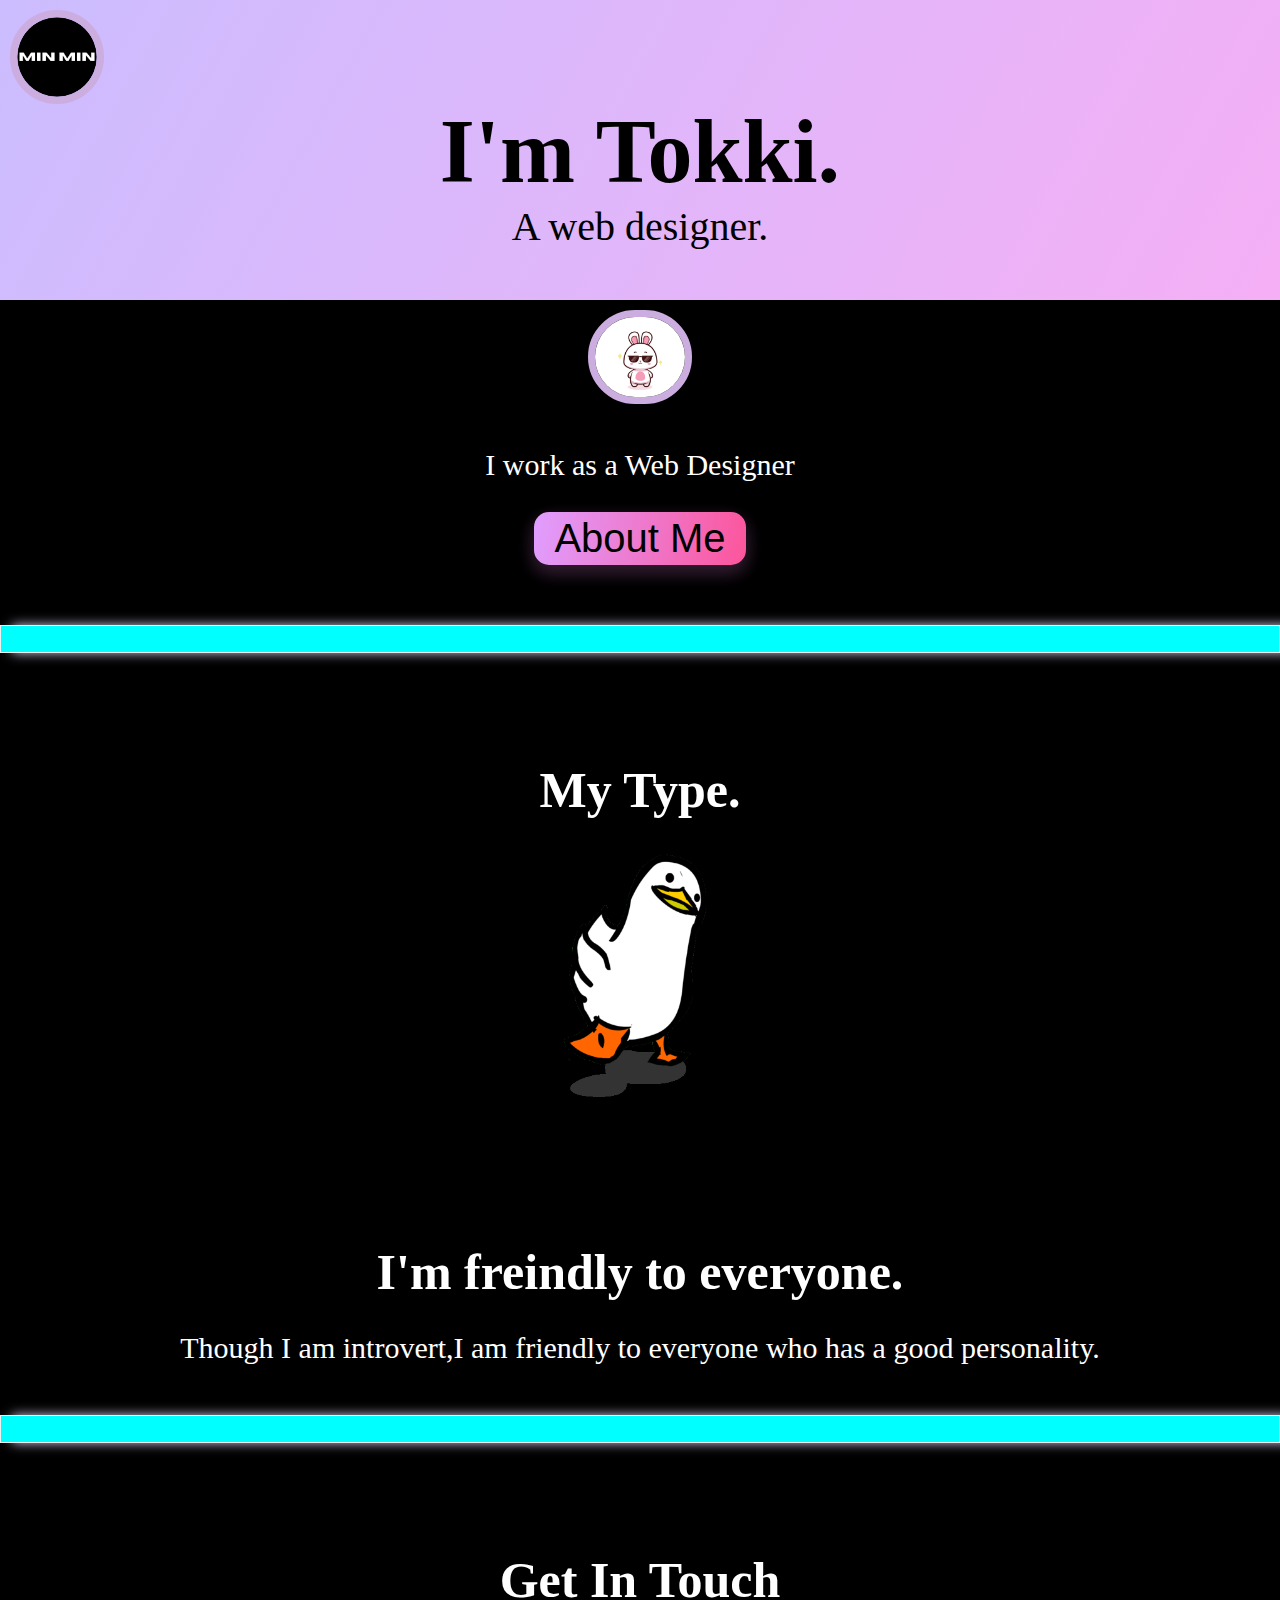
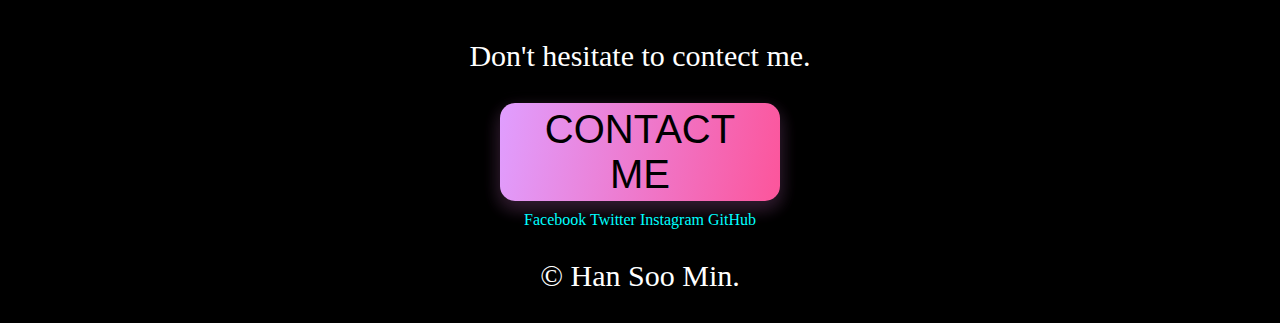
<file: cv-main/index.html>
<!DOCTYPE html>
<head>
    <meta charset="UTF-8">
    <title>Tokki.css</title>
    <link rel="stylesheet" href="styles.css">
    <link rel="icon" href="img/icon.png">
</head>
<body>
    <div class="top-container">
       <img class="logo" src="img/icon.png" alt="logo">
       <h1>I'm Tokki.</h1>
       <p class="me">A web designer.</p>
    </div>

    <div class="middle-container">
        <div class="profile">
          <img class="img" src="img/cool bunny.png" alt="mypic">
          <p>I work as a Web Designer</p>
          <a href="indx.html"><input type="button" class="button"
            value="About Me">
          </a>
        </div>
        <hr>
        <div class="type">
          <h3>My Type.</h3>
          <div class="typo">
           <img src="img/friendly.gif" id="dk"  alt="gif"> "">
            <h3>I'm freindly to everyone.</h3>
            <p>Though I am introvert,I am friendly to everyone who has a good personality.</p>
        </div>
    </div>
        <hr>
        <div class="contact-me">
           <h2>Get In Touch</h2>
           <p>Don't hesitate to contect me.</p>
           <a class="button-1"
            href="mailto:kimniv88@gmail.com">CONTACT ME</a>

           <a class="footer-link" href="https://facebook.com/">Facebook</a>
           <a class="footer-link" href="https://twitter.com/">Twitter</a>
           <a class="footer-link" href="https://instagram.com/">Instagram</a>
           <a class="footer-link"href="https://github.com/">GitHub</a>
           <p>© Han Soo Min.</p>
      </div>

</body>
</html>
</file>
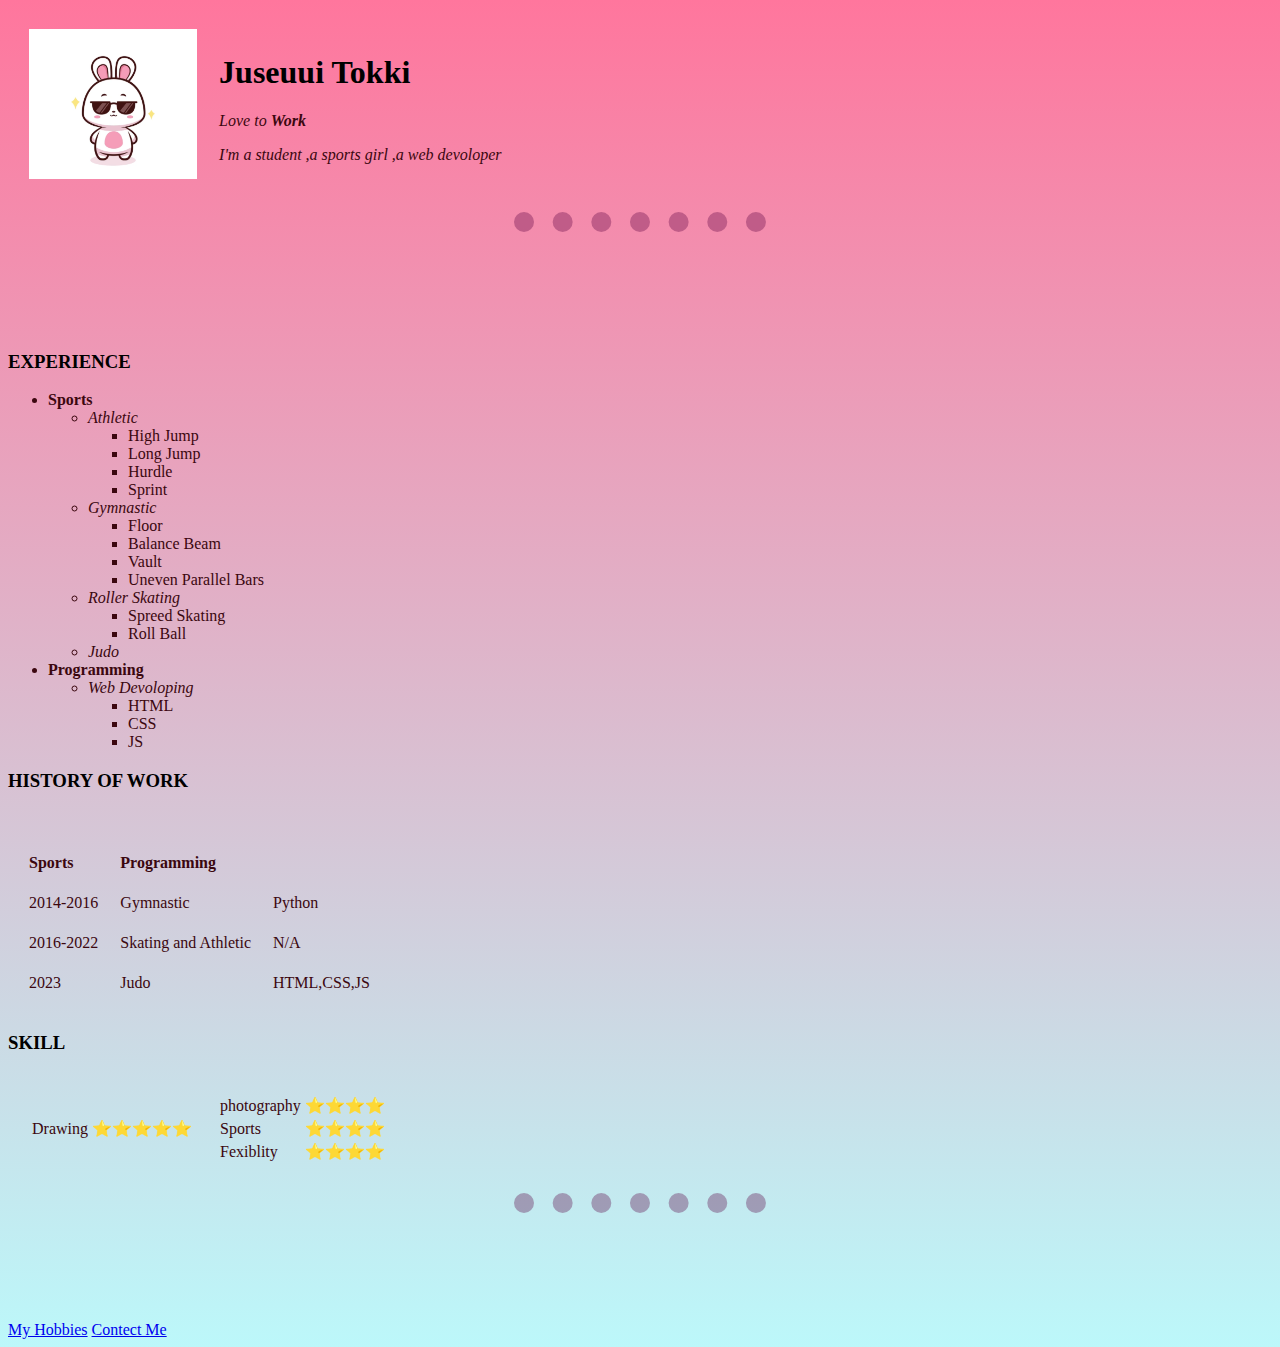
<file: cv-main/indx.html>
<!DOCTYPE html>

<html>

  <head >

    <meta charset="UTF-8">
    <title>❤️‍ Tokki's Protfolio </title>
    <link rel="stylesheet" href="css/style.css">

  </head>

  <body>

    <table cellspacing="20">
        <tr>
            <td>
                <img src="images/cool bunny.png" alt="Tokki's profile pic">
            </td>
            <td>
                <h1>Juseuui Tokki</h1>
                <p><em>Love to <strong>Work</strong></em></p>
                <p><em>I'm a student ,a sports girl ,a web devoloper</em></p>
            </td>
        </tr>
    </table>
    
    
    <hr>

    <h3>EXPERIENCE</h3>

    <ul>
        <li><b>Sports</b>
            <ul>
                <li><em>Athletic</em></li>
                    <ul>
                        <li>High Jump</li>
                        <li>Long Jump</li>
                        <li>Hurdle</li>
                        <li>Sprint</li>
                    </ul>
                <li><em>Gymnastic</em></li>
                    <ul>
                        <li>Floor</li>
                        <li>Balance Beam</li>
                        <li>Vault</li>
                        <li>Uneven Parallel Bars</li>
                    </ul>
                <li><em>Roller Skating</em></li>
                    <ul>
                        <li>Spreed Skating</li>
                        <li>Roll Ball</li>
                    </ul>
                <li><em>Judo</em></li>
            </ul>
        </li>

        <li><b>Programming</b>
            <ul>
                <li><em>Web Devoloping</em></li>
                    <ul>
                        <li>HTML</li>
                        <li>CSS</li>
                        <li>JS</li>
                    </ul>
            </ul>
        </li>
            </ul>

    </ul>


    <h3>HISTORY OF WORK</h3>

    <table cellspacing="20">
        <thead>
            <th>
                <tr>
                    <td><strong>Sports</strong></td>
                    <td><strong>Programming</strong></td>
                </tr>
            </th>
        </thead>
        <tbody>
            <tr>
                <td>2014-2016</td>
                <td>Gymnastic</td>
                <td>Python</td>
            </tr>
            <tr>
                <td>2016-2022</td>
                <td>Skating and Athletic</td>
                <td>N/A</td>
            </tr>
            <tr>
                <td>2023</td>
                <td>Judo</td>
                <td>HTML,CSS,JS</td>
            </tr>
            </tr>
        </tbody>
    </table>


    <h3>SKILL</h3>

    <table cellspacing="20">
        <tr>
            <td>
                <table>
                    <tr>
                        <td>Drawing</td>
                        <td>⭐⭐⭐⭐⭐</td>
                    </tr>
                </table>
            </td>



            <td>
                <table>
                    <tr>
                        <td>photography</td>
                        <td>⭐⭐⭐⭐</td>
                    </tr>
                    <tr>
                        <td>Sports</td>
                        <td>⭐⭐⭐⭐</td>
                    </tr>
                    <tr>
                        <td>Fexiblity</td>
                        <td>⭐⭐⭐⭐</td>
                    </tr>
                </table>
            </td>
        </tr>
    </table>


<hr>

    <a href="my hobbies.html">My Hobbies</a>
    <a href="my contect.html">Contect Me</a>
    
  </body>

</html>
</file>
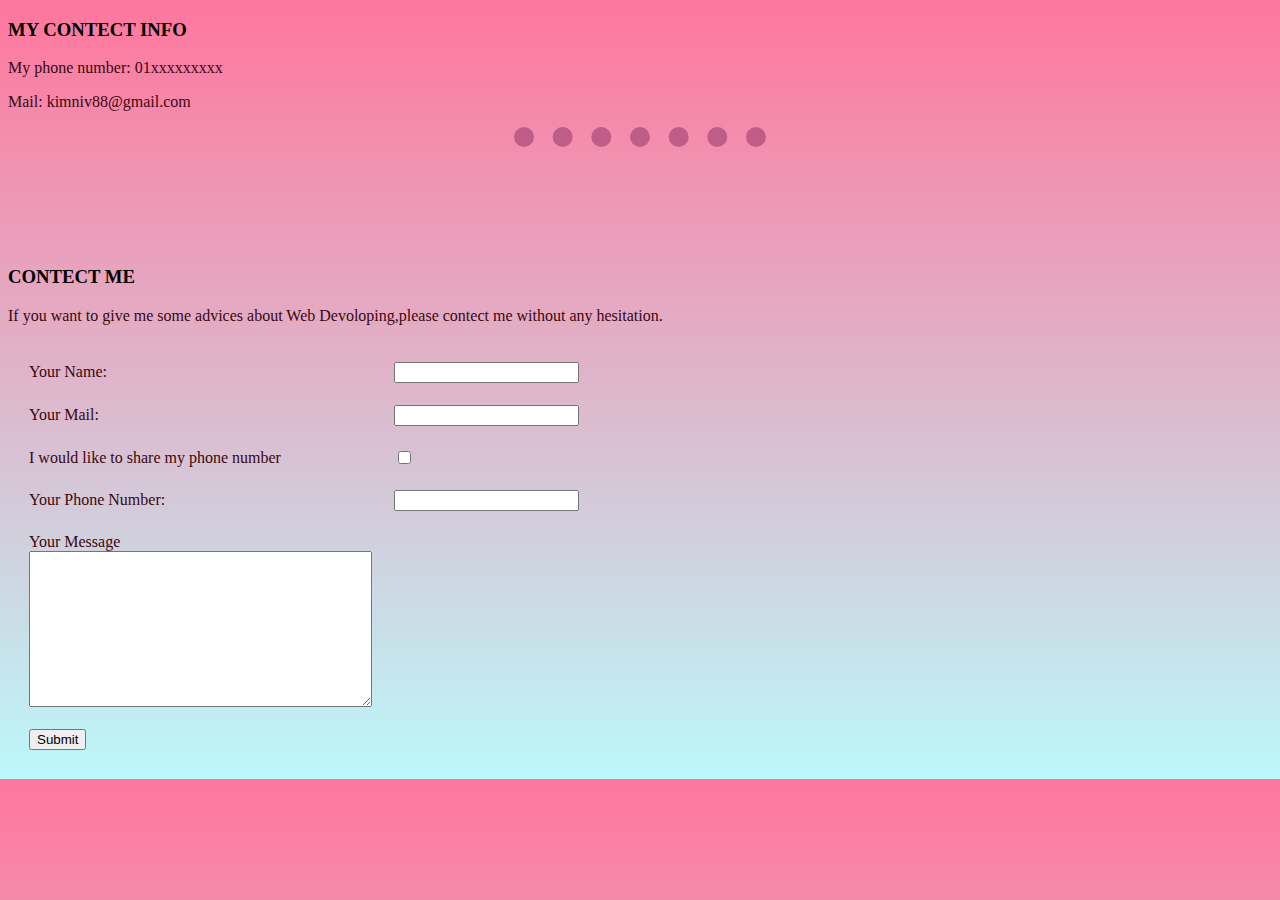
<file: cv-main/my contect.html>
<!DOCTYPE html>
<html lang="en">
<head>
    <meta charset="UTF-8">
    <title>CONTECTS </title>
   <link rel="stylesheet" href="css/style.css">

</head>
<body>
<h3>MY CONTECT INFO</h3>
        
<p>My phone number: 01xxxxxxxxx</p>
<p>Mail: kimniv88@gmail.com</p>
<hr>
<h3>CONTECT ME</h3>
    
     <p>If you want to give me some advices about Web Devoloping,please contect me without any hesitation.</p>
    <form class=""action="mailto:kimniv88@gmail.com" method="post" enctype="text/plain">
        <table cellspacing="20">
            <tr>
               <td> <label>Your Name:</label></td>
               <td><input type="text" name="yourName" value=""></td>
            </tr> 

            <tr>  
                <td><label>Your Mail:</label></td> 
                <td><input type="email" name="yourMail" value=""><br></td>
            </tr> 
            
            <tr>
                <td><label>I would like to share my phone number</label></td>
                <td><input type="checkbox"></td>
            </tr>
            
            <tr>
                <td><label>Your Phone Number:</label></td>
                <td><input type="number" name="yourNumber" value=""></td>
            </tr> 
        

                <td><label>Your Message</label><br>
                   <textarea name="yourMessage" id="" cols="40" rows="10"></textarea><br>
        <br>
                   <input type="submit"></td> 

        </table>
    </form>

        
    
    
</body>
</html>
</file>
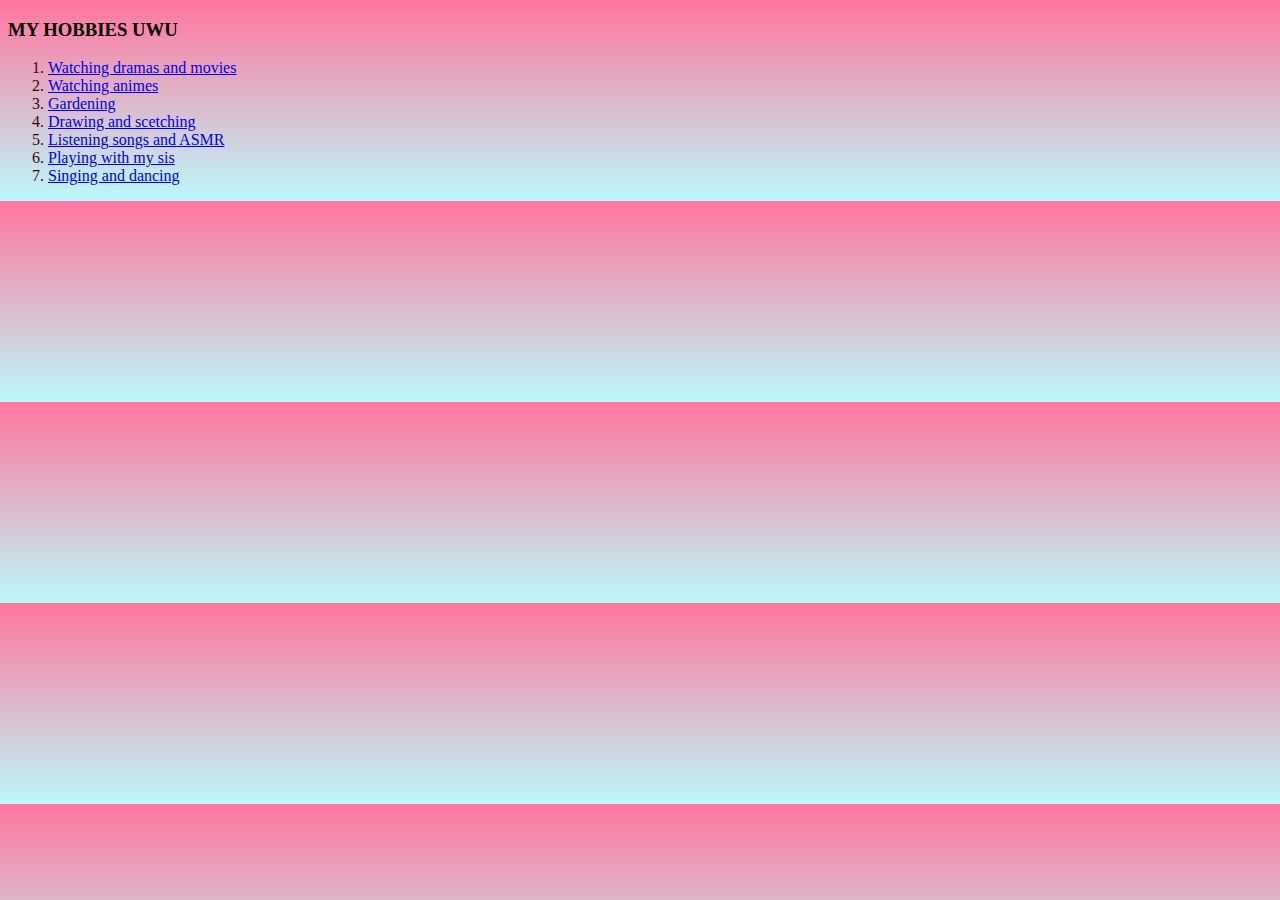
<file: cv-main/my hobbies.html>
<!DOCTYPE html>
<html>
<head>
    <meta charset="UTF-8">
    <title>MY HOBBIES</title>
    <link rel="stylesheet" href="css/style.css">
</head>
<body>
    <h3>MY HOBBIES UWU</h3>

    <ol type="1">
        <li><a href="https://www.bilibili.tv/en">Watching dramas and movies</a></li>
        <li><a href="https://www.bilibili.tv/en">Watching animes</a></li>
        <li><a href="https://www.youtube.com/shorts/O4lonPZb3Js">Gardening</a></li>
        <li><a href="https://www.youtube.com/@Mmmmonexx">Drawing and scetching</a></li>
        <li><a href="https://www.youtube.com/">Listening songs and ASMR</a></li>
        <li><a href="https://www.youtube.com/watch?v=k3v1UE69WeI">Playing with my sis</a></li>
        <li><a href="https://www.youtube.com/watch?v=KoniFTHvqis">Singing and dancing</a></li>
    </ol>
</body>
</html>
</file>
<file: cv-main/styles.css>
body{
    background-color: rgb(0, 0, 0);
    margin: 0%;
    text-align: center;
     }
.top-container{
    background: linear-gradient(119deg, #cbbdff 0%, #f5aff5 100%);
    height: 300px;
    margin-top: 0px;
    }
h1{
    font-family: kookie, cursive;
    font-size: 90px;
    margin: 0%;
    padding-top: 100px;
    text-align: center;  
    color: rgb(0, 0, 0);
}
h2,h3{
    font-family: kookie, cursive;
    font-size: 50px;
    margin:0%;
    text-align: center;  
    padding-top: 100px;
    color: rgb(255, 255, 255);
}
p{
    font-family: kookie, cursive;
    color: rgb(255, 255, 255);
    font-size: 30px;
}
.me{
    text-align: center;  
    font-size: 40px;
    margin:0%;
    color: black;
}
img{
    height: 80px;
    border: 7px solid rgb(204, 173, 224);
    
    border-radius: 50px;
    margin: 10px;
}
.logo{
    position: absolute;
    left: 0%;
}
.button{
    background: linear-gradient( 100deg, #e09eff 0%, #fc559b 100%);
    border-radius: 15px;
    border: 0px;
    color: rgb(0, 0, 0);
    font-size: 40px;
    font-family: Impact, Haettenschweiler, 'Arial Bold', sans-serif;
    text-decoration: none;
    cursor: pointer;
    box-shadow: 0 8px 16px 0 rgba(56, 30, 55, 0.664), 0 6px 20px rgba(54, 33, 53, 0.747);
    padding-bottom: 4px;
    padding-top: 4px;
    padding-left: 20px;
    padding-right: 20px;
    margin-bottom: 10px;
    
}
.button:hover{
    background: linear-gradient(100deg, #e6b0ff 0%, #ff85b8 100%);
    color: black;
    box-shadow: 0 12px 16px 0 rgba(128, 5, 101, 0.507),0 17px 50px 0 rgba(138, 3, 131, 0.404);
}

.button-1{
    background: linear-gradient( 100deg, #e09eff 0%, #fc559b 100%);
    border-radius: 15px;
    border: 0px;
    color: rgb(0, 0, 0);
    font-size: 40px;
    font-family: Impact, Haettenschweiler, 'Arial Bold', sans-serif;
    text-decoration: none;
    cursor: pointer;
    box-shadow: 0 8px 16px 0 rgba(56, 30, 55, 0.664), 0 6px 20px rgba(54, 33, 53, 0.747);
    padding-bottom: 4px;
    padding-top: 4px;
    padding-left: 20px;
    padding-right: 20px;
    margin-bottom: 10px;
    margin-left: 500px;
    margin-right: 500px;
    text-align: center;
    display: block;

}
.button-1:hover{
    background: linear-gradient(100deg, #e6b0ff 0%, #ff85b8 100%);
    color: black;
    box-shadow: 0 12px 16px 0 rgba(128, 5, 101, 0.507),0 17px 50px 0 rgba(138, 3, 131, 0.404);
}


hr{
    height: 6px;
    border-style: groove;
    background-color: aqua;
    box-shadow: 12px 0 12px 0 #d3cdec;
    padding-top: 20px;
    margin-top: 50px;
  }
 .footer-link{
    text-align: center;
    color: aqua;
    text-decoration: none;
 }
#dk{
 height: 300px;
 border: none;
}
</file>
<file: cv-main/css/style.css>
body{
    background: linear-gradient(0deg, #bcf8fa 0%, #ff769d 100%);
     color:#3b070f;

    }
h1{color: #000000;}
h3{color: #000000;}

hr{
    border-color:rgba(88, 0, 66, 0.336);
    border-style:none;
    border-top-style: dotted;
    border-width: 20px;
    height: 100px;
    width: 20%;
  }
img{
    height: 150px;}
</file>
